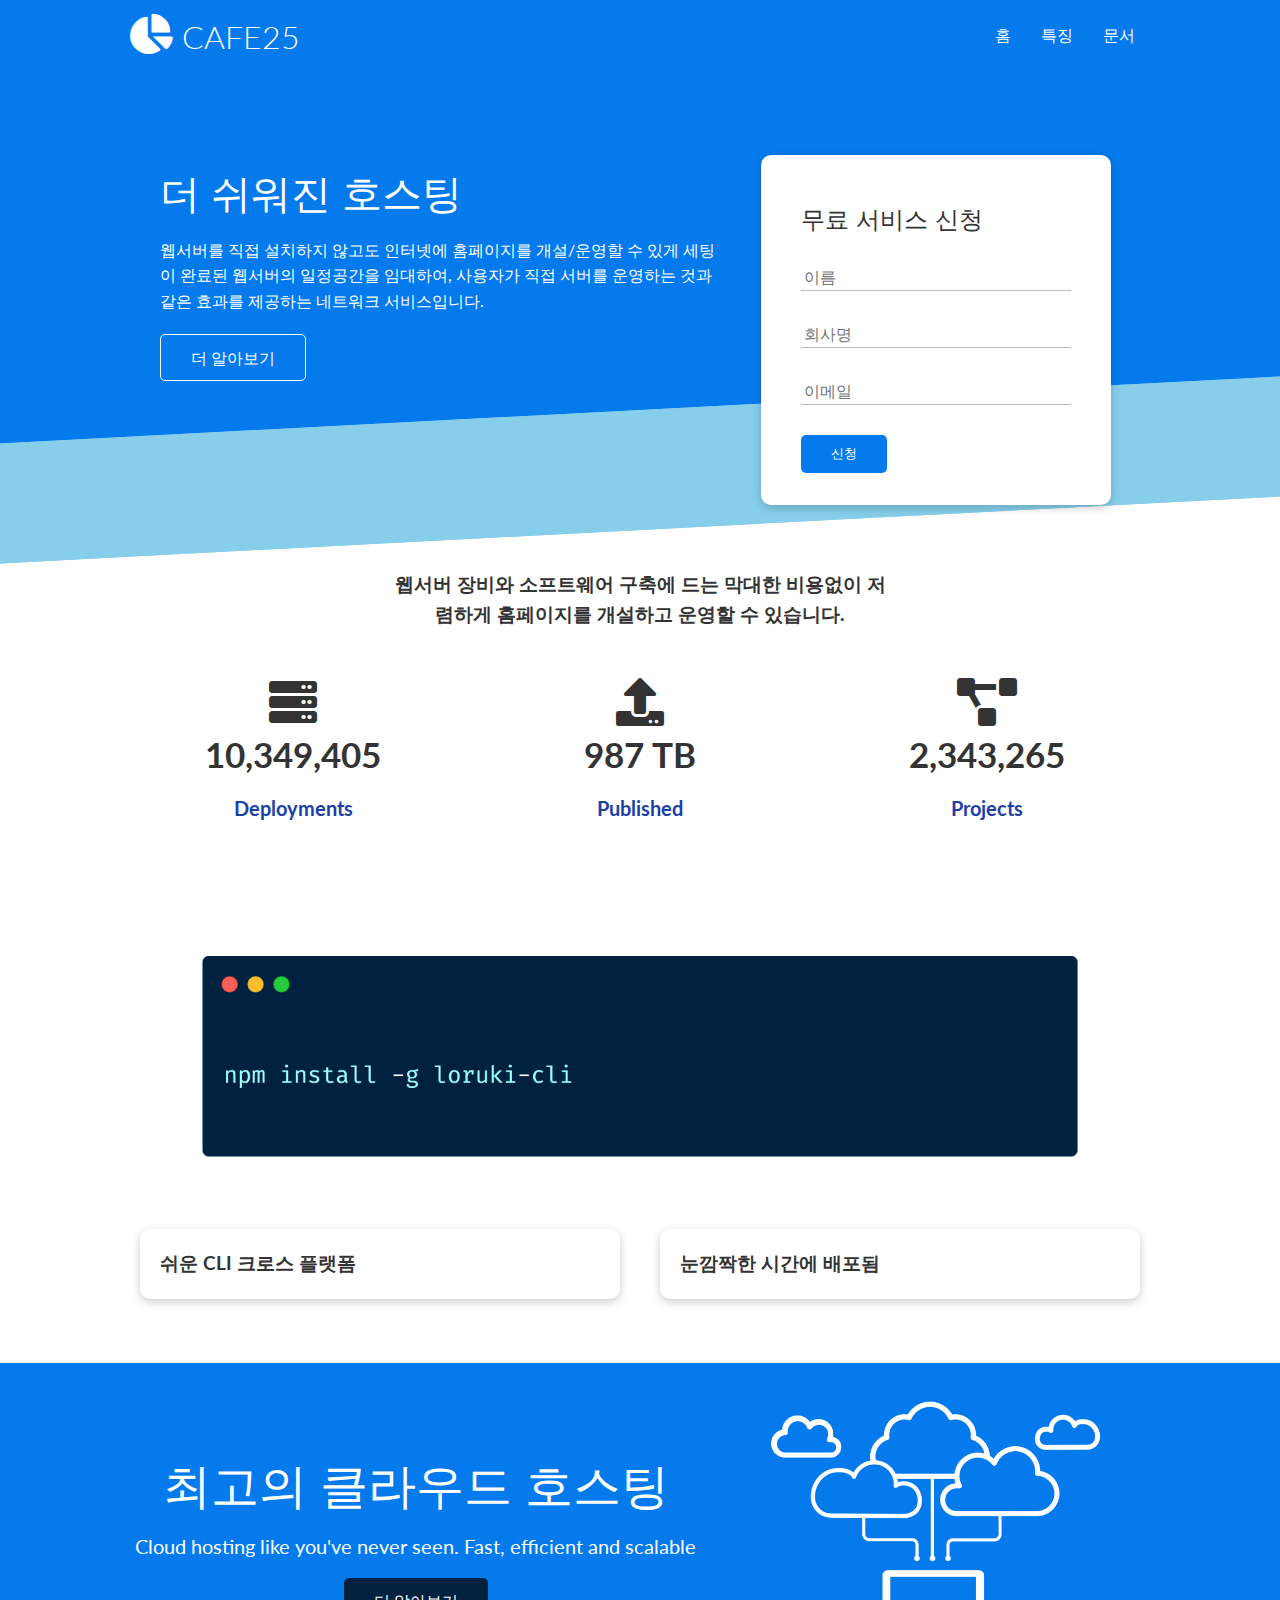
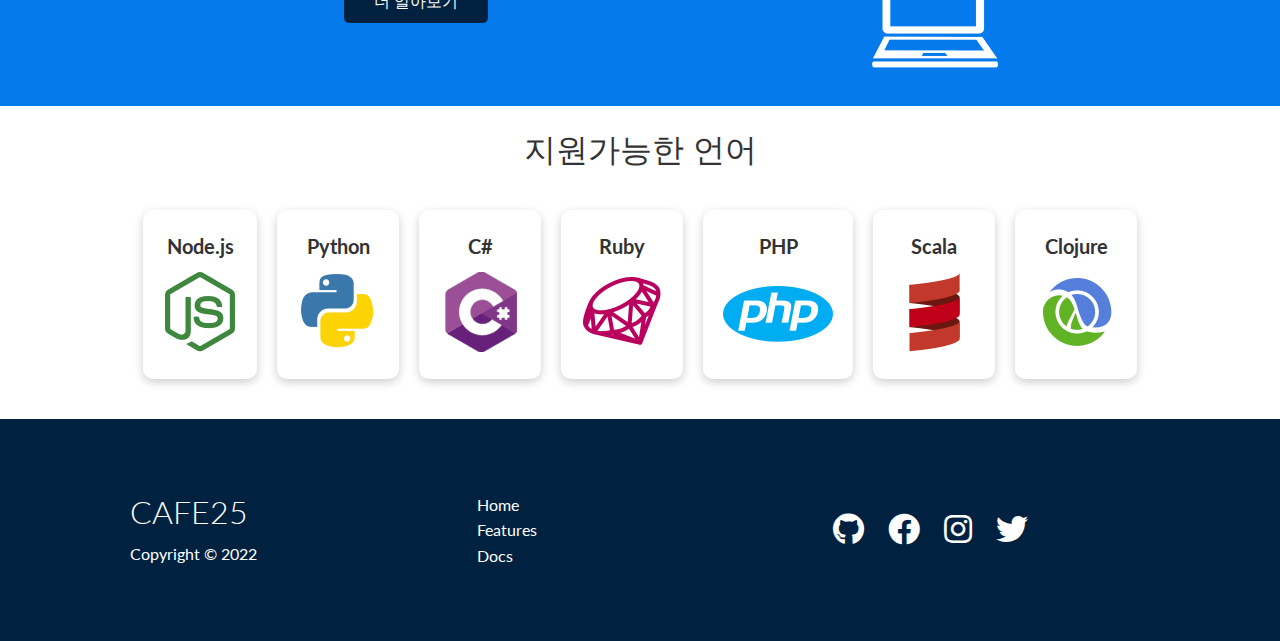
<file: index.html>
<!DOCTYPE html>
<html lang="en">

<head>
  <meta charset="UTF-8" />

  <!-- 폰트오썸 아이콘 링크 -->
  <meta name="viewport" content="width=device-width, initial-scale=1.0" />


  <link rel="stylesheet" href="https://cdnjs.cloudflare.com/ajax/libs/font-awesome/5.15.1/css/all.min.css" />

  <!-- 유틸리티는 페이지마다 공통적으로 사용하는 CSS 정리(색, 버튼, 등등 기초 CSS) -->
  <link rel="stylesheet" href="css/utilities.css" />

  <!-- 스타일은 페이지 별 CSS -->
  <link rel="stylesheet" href="css/style.css" />

  <!-- favicon : 탭 제목 옆의 아이콘 -->
  <link rel="shortcut icon" href="images/coffee.png" type="image/x-icon">

  <title>까페25 | 클라우드 호스팅 서비스</title>
</head>

<body>
  <!-- Navbar -->
  <div class="navbar">
    <div class="container flex">
      <h1 class="logo">
        <!-- 폰트에 스타일으 추가할 수 있음 -->
        <i class="fas fa-chart-pie" style="color:white; font-size:40px"></i>
        CAFE25
      </h1>
      <nav>
        <ul>
          <li><a href="index.html">홈</a></li>
          <li><a href="features.html">특징</a></li>
          <li><a href="docs.html">문서</a></li>
        </ul>
      </nav>
    </div>
  </div>

  <!-- Showcase -->
  <section class="showcase">
    <div class="container grid">
      <div class="showcase-text">
        <h1>더 쉬워진 호스팅</h1>
        <p>
          웹서버를 직접 설치하지 않고도 인터넷에 홈페이지를 개설/운영할 수 있게 세팅이 완료된 웹서버의 일정공간을 임대하여, 사용자가 직접 서버를 운영하는 것과 같은 효과를 제공하는 네트워크
          서비스입니다.
        </p>
        <a href="features.html" class="btn btn-outline">더 알아보기</a>
      </div>

      <div class="showcase-form card">
        <h2>무료 서비스 신청</h2>
        <form>
          <div class="form-control">
            <input type="text" name="name" placeholder="이름" required />
          </div>
          <div class="form-control">
            <input type="text" name="company" placeholder="회사명" required />
          </div>
          <div class="form-control">
            <input type="email" name="email" placeholder="이메일" required />
          </div>
          <input type="submit" value="신청" class="btn btn-primary" />
        </form>
      </div>
    </div>
  </section>

  <!-- Stats -->
  <section class="stats">
    <div class="container">
      <h3 class="stats-heading text-center my-1">웹서버 장비와 소프트웨어 구축에 드는 막대한 비용없이 저렴하게 홈페이지를 개설하고 운영할 수 있습니다.</h3>

      <div class="grid grid-3 text-center my-4">
        <div>
          <!-- fd 3x : 아이콘르 3배 키워서 보여줌 -->
          <!-- 그림으로 보이지만 글자로 취급 -->
          <i class="fas fa-server fa-3x"></i>
          <h3>10,349,405</h3>
          <p class="text-secondary">Deployments</p>
        </div>
        <div>
          <i class="fas fa-upload fa-3x"></i>
          <h3>987 TB</h3>
          <p class="text-secondary">Published</p>
        </div>
        <div>
          <i class="fas fa-project-diagram fa-3x"></i>
          <h3>2,343,265</h3>
          <p class="text-secondary">Projects</p>
        </div>
      </div>
    </div>
  </section>

  <!-- Cli -->
  <section class="cli">
    <div class="container grid">
      <img src="images/cli.png" alt="" />
      <div class="card cli_card">
        <h3>쉬운 CLI 크로스 플랫폼</h3>
      </div>
      <div class="card cli_card">
        <h3>눈깜짝한 시간에 배포됨</h3>
      </div>
    </div>
  </section>

  <!-- Cloud -->
  <section class="cloud bg-primary my-2 py-2">
    <div class="container grid">
      <div class="text-center">
        <h2 class="lg">최고의 클라우드 호스팅</h2>
        <p class="lead my-1">Cloud hosting like you've never seen. Fast, efficient and scalable</p>
        <a href="features.html" class="btn btn-dark">더 알아보기</a>
      </div>
      <img src="images/cloud.png" alt="" />
    </div>
  </section>

  <!-- Languages -->
  <section class="languages">
    <h2 class="md text-center my-2">지원가능한 언어</h2>
    <div class="container flex">
      <div class="card">
        <h4>Node.js</h4>
        <img src="images/logos/node.png" alt="" />
      </div>
      <div class="card">
        <h4>Python</h4>
        <img src="images/logos/python.png" alt="" />
      </div>
      <div class="card">
        <h4>C#</h4>
        <img src="images/logos/csharp.png" alt="" />
      </div>
      <div class="card">
        <h4>Ruby</h4>
        <img src="images/logos/ruby.png" alt="" />
      </div>
      <div class="card">
        <h4>PHP</h4>
        <img src="images/logos/php.png" alt="" />
      </div>
      <div class="card">
        <h4>Scala</h4>
        <img src="images/logos/scala.png" alt="" />
      </div>
      <div class="card">
        <h4>Clojure</h4>
        <img src="images/logos/clojure.png" alt="" />
      </div>
    </div>
  </section>

  <!-- Footer -->
  <footer class="footer bg-dark py-5">
    <div class="container grid grid-3">
      <div>
        <h1>CAFE25</h1>
        <p>Copyright &copy; 2022</p>
      </div>
      <nav>
        <ul>
          <li><a href="index.html">Home</a></li>
          <li><a href="features.html">Features</a></li>
          <li><a href="docs.html">Docs</a></li>
        </ul>
      </nav>
      <div class="social">
        <a href="#"><i class="fab fa-github fa-2x"></i></a>
        <a href="#"><i class="fab fa-facebook fa-2x"></i></a>
        <a href="#"><i class="fab fa-instagram fa-2x"></i></a>
        <a href="#"><i class="fab fa-twitter fa-2x"></i></a>
      </div>
    </div>
  </footer>
</body>

</html>
</file>
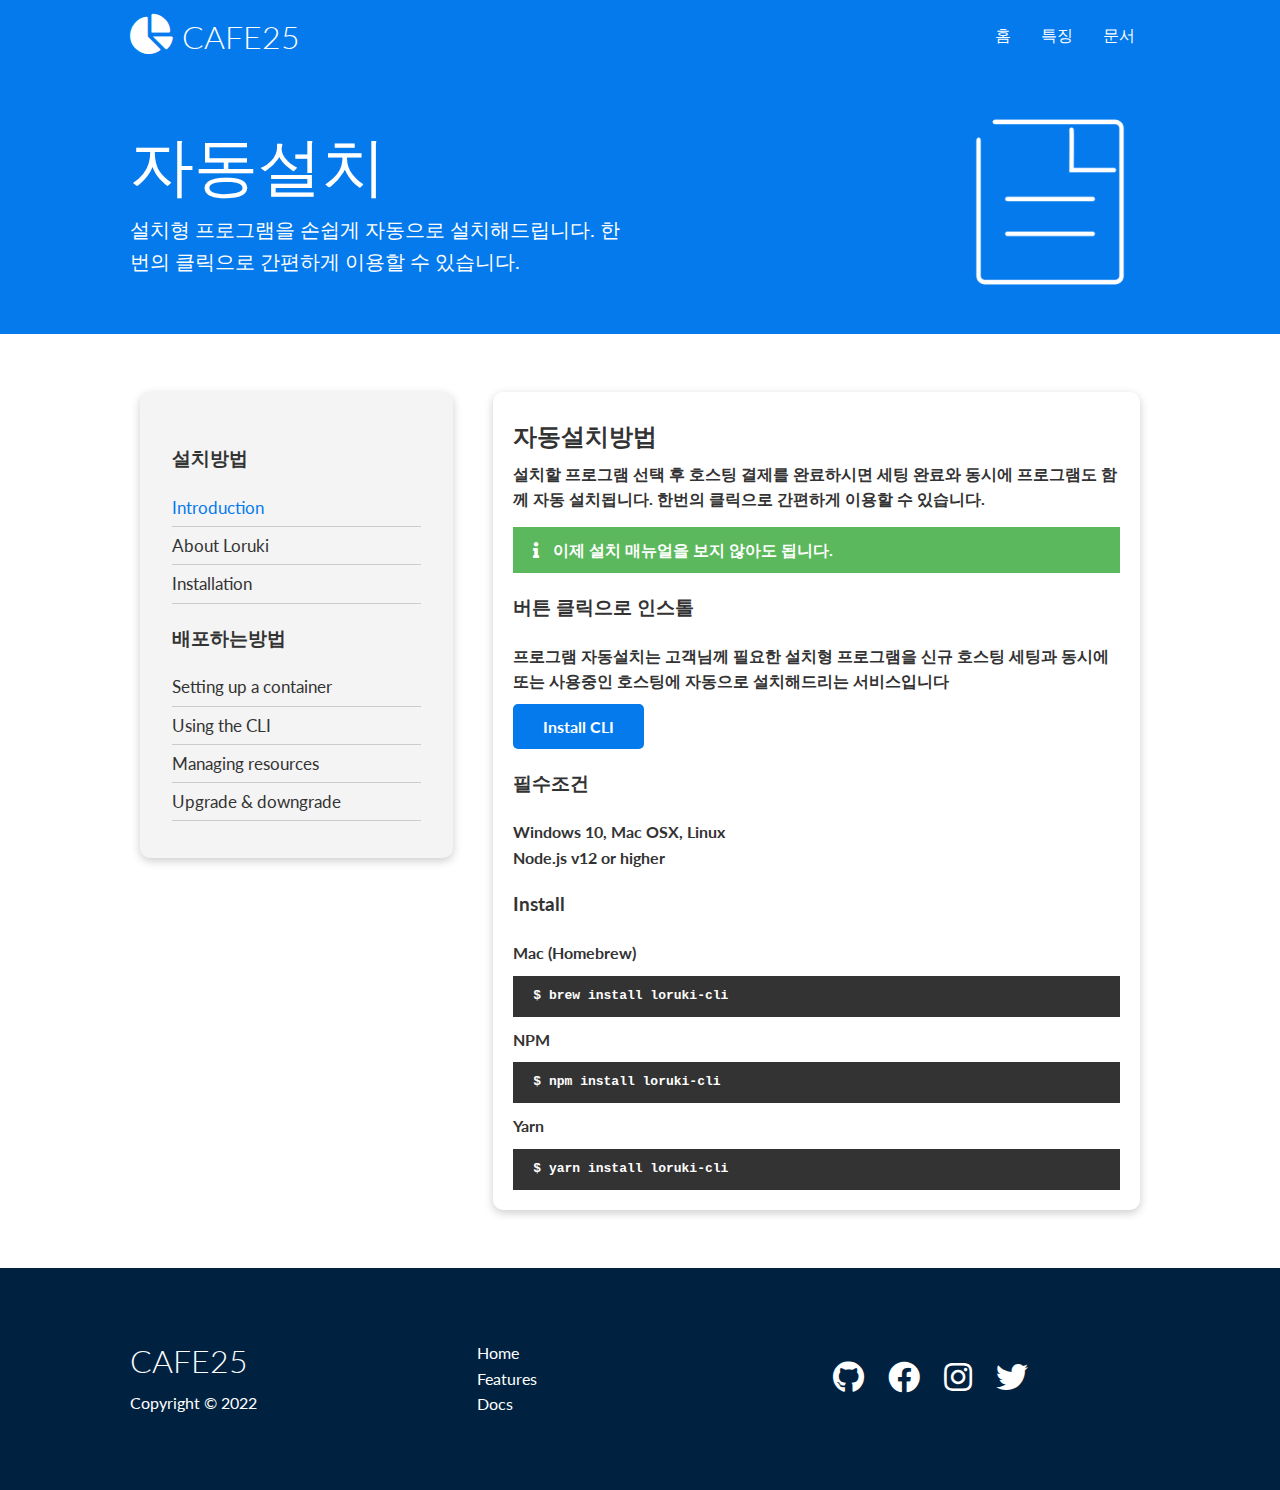
<file: docs.html>
<!DOCTYPE html>
<html lang="en">

<head>
  <meta charset="UTF-8" />
  <meta name="viewport" content="width=device-width, initial-scale=1.0" />
  <link rel="stylesheet" href="https://cdnjs.cloudflare.com/ajax/libs/font-awesome/5.15.1/css/all.min.css" />
  <link rel="stylesheet" href="css/utilities.css" />
  <link rel="stylesheet" href="css/style.css" />
  <link rel="shortcut icon" href="images/coffee.png" type="image/x-icon">
  <title>까페25 | 클라우드 호스팅 서비스</title>
</head>

<body>
  <!-- Navbar -->
  <div class="navbar">
    <div class="container flex">
      <h1 class="logo">
        <i class="fas fa-chart-pie" style="color:white; font-size:40px"></i>
        CAFE25
      </h1>
      <nav>
        <ul>
          <li><a href="index.html">홈</a></li>
          <li><a href="features.html">특징</a></li>
          <li><a href="docs.html">문서</a></li>
        </ul>
      </nav>
    </div>
  </div>

  <!-- Head -->
  <section class="docs-head bg-primary py-3">
    <div class="container grid">
      <div>
        <h1 class="xl">자동설치</h1>
        <p class="lead">설치형 프로그램을 손쉽게 자동으로 설치해드립니다. 한번의 클릭으로 간편하게 이용할 수 있습니다.</p>
      </div>
      <img src="images/docs.png" alt="" />
    </div>
  </section>

  <!-- Docs main -->
  <section class="docs-main my-4">
    <div class="container grid">
      <div class="card bg-light p-3">
        <h3 class="my-2">설치방법</h3>
        <nav>
          <ul>
            <li><a class="text-primary" href="#">Introduction</a></li>
            <li><a href="#">About Loruki</a></li>
            <li><a href="#">Installation</a></li>
          </ul>
        </nav>

        <h3 class="my-2">배포하는방법</h3>
        <nav>
          <ul>
            <li><a href="#">Setting up a container</a></li>
            <li><a href="#">Using the CLI</a></li>
            <li><a href="#">Managing resources</a></li>
            <li><a href="#">Upgrade & downgrade</a></li>
          </ul>
        </nav>
      </div>
      <div class="card card2">
        <h2>자동설치방법</h2>
        <p>설치할 프로그램 선택 후 호스팅 결제를 완료하시면 세팅 완료와 동시에 프로그램도 함께 자동 설치됩니다. 한번의 클릭으로 간편하게 이용할 수 있습니다.</p>

        <div class="alert alert-success"><i class="fas fa-info"></i> 이제 설치 매뉴얼을 보지 않아도 됩니다.</div>

        <h3>버튼 클릭으로 인스톨</h3>
        <p>프로그램 자동설치는 고객님께 필요한 설치형 프로그램을 신규 호스팅 세팅과 동시에 또는 사용중인 호스팅에 자동으로 설치해드리는 서비스입니다</p>
        <a href="#" class="btn btn-primary">Install CLI</a>

        <h3>필수조건</h3>
        <ul>
          <li>Windows 10, Mac OSX, Linux</li>
          <li>Node.js v12 or higher</li>
        </ul>

        <h3>Install</h3>
        <p>Mac (Homebrew)</p>
        <pre><code>$ brew install loruki-cli</code></pre>
        <p>NPM</p>
        <pre><code>$ npm install loruki-cli</code></pre>
        <p>Yarn</p>
        <pre><code>$ yarn install loruki-cli</code></pre>
      </div>
    </div>
  </section>

  <!-- Footer -->
  <footer class="footer bg-dark py-5">
    <div class="container grid grid-3">
      <div>
        <h1>CAFE25</h1>
        <p>Copyright &copy; 2022</p>
      </div>
      <nav>
        <ul>
          <li><a href="index.html">Home</a></li>
          <li><a href="features.html">Features</a></li>
          <li><a href="docs.html">Docs</a></li>
        </ul>
      </nav>
      <div class="social">
        <a href="#"><i class="fab fa-github fa-2x"></i></a>
        <a href="#"><i class="fab fa-facebook fa-2x"></i></a>
        <a href="#"><i class="fab fa-instagram fa-2x"></i></a>
        <a href="#"><i class="fab fa-twitter fa-2x"></i></a>
      </div>
    </div>
  </footer>
</body>

</html>
</file>
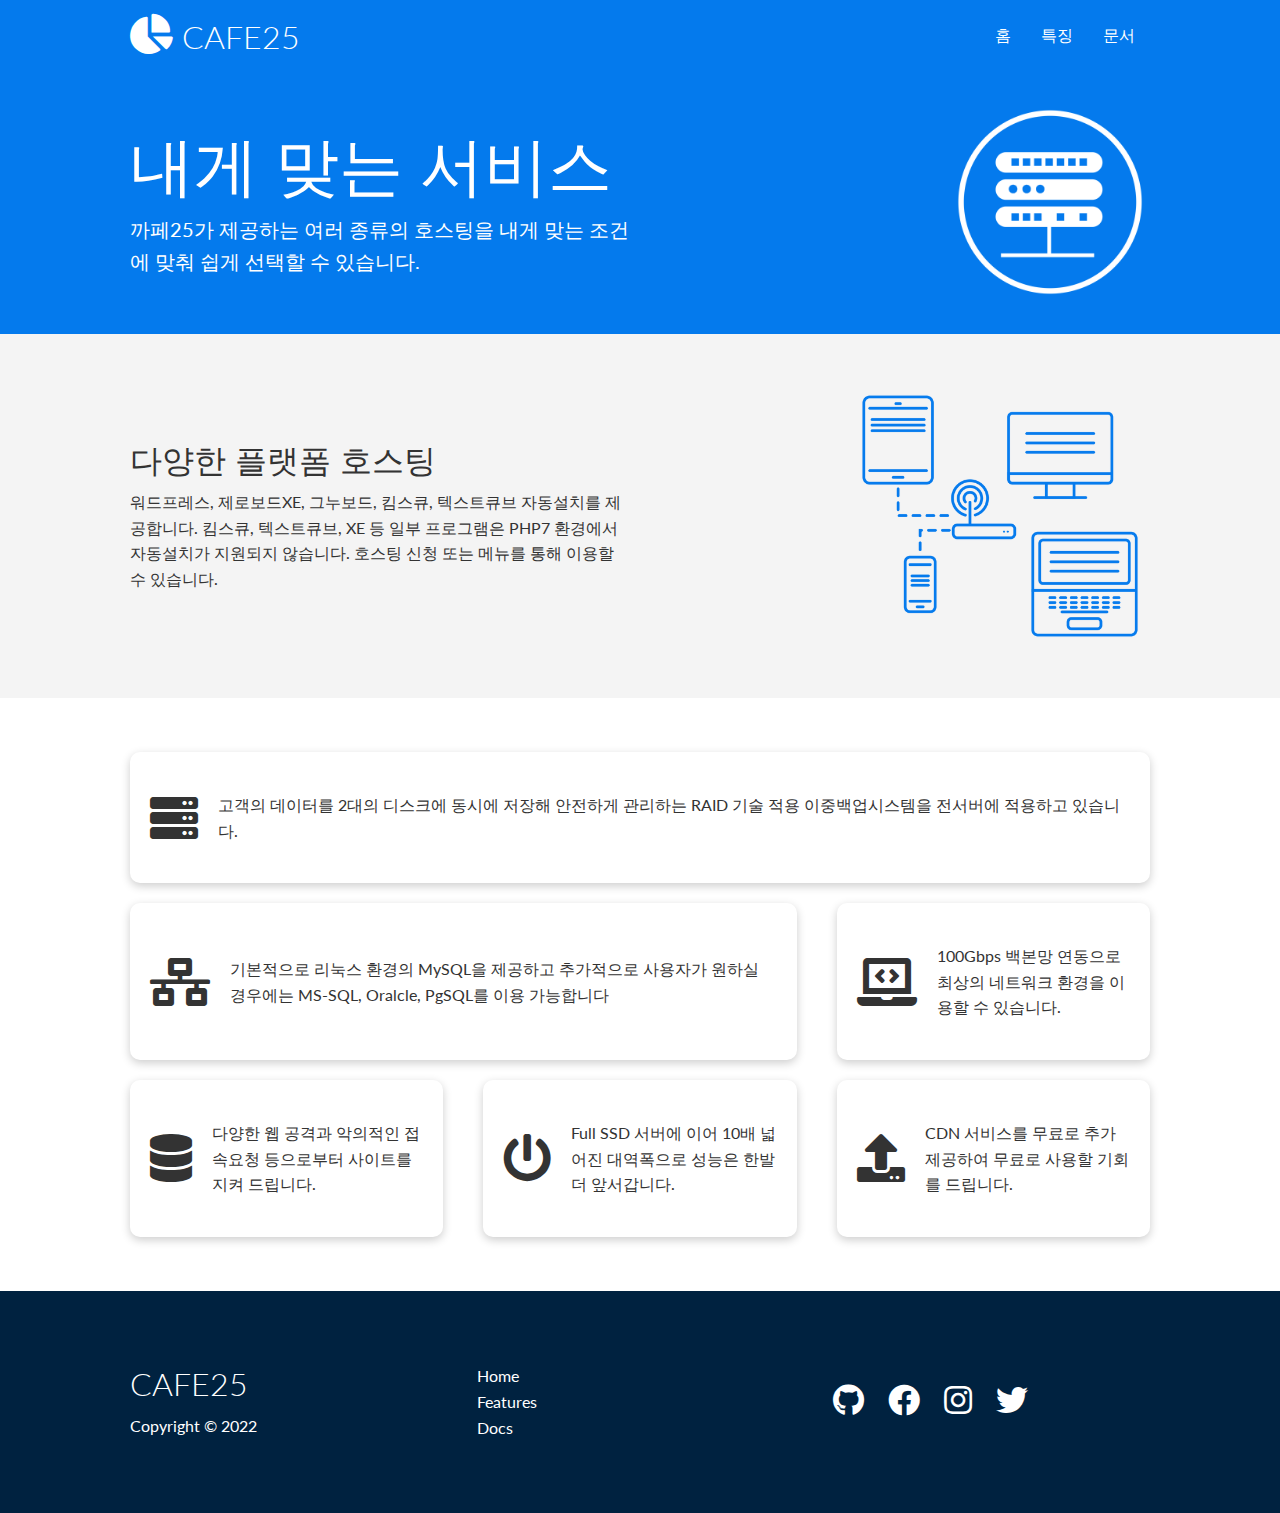
<file: features.html>
<!DOCTYPE html>
<html lang="en">

<head>
  <meta charset="UTF-8" />
  <meta name="viewport" content="width=device-width, initial-scale=1.0" />
  <link rel="stylesheet" href="https://cdnjs.cloudflare.com/ajax/libs/font-awesome/5.15.1/css/all.min.css" />
  <link rel="stylesheet" href="css/utilities.css" />
  <link rel="stylesheet" href="css/style.css" />
  <link rel="shortcut icon" href="images/coffee.png" type="image/x-icon">
  <title>까페25 | 클라우드 호스팅 서비스</title>
</head>

<body>
  <!-- Navbar -->
  <div class="navbar">
    <div class="container flex">
      <h1 class="logo">
        <i class="fas fa-chart-pie" style="color:white; font-size:40px"></i>
        CAFE25
      </h1>
      <nav>
        <ul>
          <li><a href="index.html">홈</a></li>
          <li><a href="features.html">특징</a></li>
          <li><a href="docs.html">문서</a></li>
        </ul>
      </nav>
    </div>
  </div>

  <!-- Head -->
  <section class="features-head bg-primary py-3">
    <div class="container grid">
      <div>
        <h1 class="xl">내게 맞는 서비스</h1>
        <p class="lead">까페25가 제공하는 여러 종류의 호스팅을 내게 맞는 조건에 맞춰 쉽게 선택할 수 있습니다.</p>
      </div>
      <img src="images/server.png" alt="" />
    </div>
  </section>

  <!-- Sub head -->
  <section class="features-sub-head bg-light py-3">
    <div class="container grid">
      <div>
        <h1 class="md">다양한 플랫폼 호스팅</h1>
        <p>
          워드프레스, 제로보드XE, 그누보드, 킴스큐, 텍스트큐브 자동설치를 제공합니다. 킴스큐, 텍스트큐브, XE 등 일부 프로그램은 PHP7 환경에서 자동설치가 지원되지 않습니다. 호스팅 신청 또는
          메뉴를
          통해 이용할 수 있습니다.
        </p>
      </div>
      <img src="images/server2.png" alt="" />
    </div>
  </section>

  <section class="features-main my-2">
    <div class="container grid grid-3">
      <div class="card flex">
        <i class="fas fa-server fa-3x"></i>
        <p>고객의 데이터를 2대의 디스크에 동시에 저장해 안전하게 관리하는 RAID 기술 적용 이중백업시스템을 전서버에 적용하고 있습니다.</p>
      </div>
      <div class="card flex">
        <i class="fas fa-network-wired fa-3x"></i>
        <p>기본적으로 리눅스 환경의 MySQL을 제공하고 추가적으로 사용자가 원하실 경우에는 MS-SQL, Oralcle, PgSQL를 이용 가능합니다</p>
      </div>
      <div class="card flex">
        <i class="fas fa-laptop-code fa-3x"></i>
        <p>100Gbps 백본망 연동으로 최상의 네트워크 환경을 이용할 수 있습니다.</p>
      </div>
      <div class="card flex">
        <i class="fas fa-database fa-3x"></i>
        <p>다양한 웹 공격과 악의적인 접속요청 등으로부터 사이트를 지켜 드립니다.</p>
      </div>
      <div class="card flex">
        <i class="fas fa-power-off fa-3x"></i>
        <p>Full SSD 서버에 이어 10배 넓어진 대역폭으로 성능은 한발 더 앞서갑니다.</p>
      </div>
      <div class="card flex">
        <i class="fas fa-upload fa-3x"></i>
        <p>CDN 서비스를 무료로 추가 제공하여 무료로 사용할 기회를 드립니다.</p>
      </div>
    </div>
  </section>

  <!-- Footer -->
  <footer class="footer bg-dark py-5">
    <div class="container grid grid-3">
      <div>
        <h1>CAFE25</h1>
        <p>Copyright &copy; 2022</p>
      </div>
      <nav>
        <ul>
          <li><a href="index.html">Home</a></li>
          <li><a href="features.html">Features</a></li>
          <li><a href="docs.html">Docs</a></li>
        </ul>
      </nav>
      <div class="social">
        <a href="#"><i class="fab fa-github fa-2x"></i></a>
        <a href="#"><i class="fab fa-facebook fa-2x"></i></a>
        <a href="#"><i class="fab fa-instagram fa-2x"></i></a>
        <a href="#"><i class="fab fa-twitter fa-2x"></i></a>
      </div>
    </div>
  </footer>
</body>

</html>
</file>
<file: css/utilities.css>
/* 자주 사용하는 형태의 CSS 들을 묶어서 클래스로 사용*/
.container {
    max-width: 1100px;

    /* 좌우 margin :auto를 주면 가운데로 오게 할 수 있음 */
    margin: 0 auto;

    overflow: auto;
    padding: 0 40px;
}

.card {
    background-color: #fff;
    color: #333;
    border-radius: 10px;
    box-shadow: 0 3px 10px rgba(0, 0, 0, 0.2);
    padding: 20px;
    margin: 10px;
}

.btn {
    /* 인라인 블록은 가로세로 사이즈 조절가능 */
    display: inline-block;
    padding: 10px 30px;
    cursor: pointer;

    /* 미리 정리된 색의 이름으로 var(이름) 색 정의*/
    background: var(--primary-color);

    color: #fff;
    border: none;
    border-radius: 5px;
}

.btn-outline {
    /* transparent : 투명하게 */
    background-color: transparent;

    border: 1px #fff solid;
}

.btn:hover {
    /* scale : 줄어들게만드는 효과 */
    transform: scale(0.98);
}

/* 벡그라운드 색과 글자색 & 버튼 색과 글자색 */
.bg-primary,
.btn-primary {
    background-color: var(--primary-color);
    color: #fff;
}

.bg-secondary,
.btn-secondary {
    background-color: var(--secondary-color);
    color: #fff;
}

.bg-dark,
.btn-dark {
    background-color: var(--dark-color);
    color: #fff;
}

.bg-light,
.btn-light {
    background-color: var(--light-color);
    color: #333;
}

/* 예) Footer */
.bg-primary a,
.btn-primary a,
.bg-secondary a,
.btn-secondary a,
.bg-dark a,
.btn-dark a {
    color: #fff;
}

/* 글자 색 */
.text-primary {
    color: var(--primary-color);
}

.text-secondary {
    color: var(--secondary-color);
}

.text-dark {
    color: var(--dark-color);
}

.text-light {
    color: var(--light-color);
}

/* 글자 크기 */
.lead {
    font-size: 20px;
}

.sm {
    font-size: 1rem;
}

.md {
    font-size: 2rem;
}

.lg {
    font-size: 3rem;
}

.xl {
    font-size: 4rem;
}

/* 좌우 정렬 */
.text-center {
    text-align: center;
}

/* 경고창 */
.alert {
    background-color: var(--light-color);
    padding: 10px 20px;
    font-weight: bold;
    margin: 15px 0;
}

.alert i {
    margin-right: 10px;
}

/* 성공 */
.alert-success {
    background-color: var(--success-color);
    color: #fff;
}

/* 실패 */
.alert-error {
    background-color: var(--error-color);
    color: #fff;
}

/* 그리드 (절반:절반) 정렬 */
.grid {
    display: grid;
    grid-template-columns: repeat(2, 1fr);
    gap: 20px;
    justify-content: center;
    align-items: center;
    height: 100%;
}

/* 그리드 3개 정렬 33.33% 씩 */
.grid-3 {
    grid-template-columns: repeat(3, 1fr);
}

/* 플랙스 가운데 정렬 */
.flex {
    display: flex;
    justify-content: center;
    align-items: center;
    height: 100%;
}

/* 마진 */
.my-1 {
    margin: 1rem 0;
}

.my-2 {
    margin: 1.5rem 0;
}

.my-3 {
    margin: 2rem 0;
}

.my-4 {
    margin: 3rem 0;
}

.my-5 {
    margin: 4rem 0;
}

.m-1 {
    margin: 1rem;
}

.m-2 {
    margin: 1.5rem;
}

.m-3 {
    margin: 2rem;
}

.m-4 {
    margin: 3rem;
}

.m-5 {
    margin: 4rem;
}

/* 패딩 */
.py-1 {
    padding: 1rem 0;
}

.py-2 {
    padding: 1.5rem 0;
}

.py-3 {
    padding: 2rem 0;
}

.py-4 {
    padding: 3rem 0;
}

.py-5 {
    padding: 4rem 0;
}

.p-1 {
    padding: 1rem;
}

.p-2 {
    padding: 1.5rem;
}

.p-3 {
    padding: 2rem;
}

.p-4 {
    padding: 3rem;
}

.p-5 {
    padding: 4rem;
}
</file>
<file: css/style.css>
@import url('https://fonts.googleapis.com/css2?family=Lato:wght@300&display=swap');

/* 자주쓰는 색을 변수로 --변수명 */
:root {
  --primary-color: #047aed;
  --secondary-color: #1c3fa8;
  --dark-color: #002240;
  --light-color: #f4f4f4;
  --success-color: #5cb85c;
  --error-color: #d9534f;
}

/* 각 태그들의 기본 마진/패딩을 초기값 0으로 하고 박스모델 기준을 보더-박스로 한다. */
* {
  box-sizing: border-box;
  padding: 0;
  margin: 0;
}

/* 공통 부분 */
body {
  font-family: 'Lato', sans-serif;
  color: #333;
  /* 글자 줄 높이 160% */
  line-height: 1.6;
}

ul {
  list-style-type: none;
}

a {
  text-decoration: none;
  color: #333;
}

h1,
h2 {
  font-weight: 300;
  line-height: 1.2;
  margin: 10px 0;
}

p {
  margin: 10px 0;
}

img {
  width: 100%;
}

code,
pre {
  background-color: #333;
  color: #fff;
  padding: 10px;
}

.hidden {
  visibility: hidden;
  height: 0;
}

/* 네브바 메뉴 */
.navbar {
  background-color: var(--primary-color);
  color: #fff;
  height: 70px;
}

.navbar ul {
  display: flex;
}

.navbar a {
  color: #fff;
  padding: 10px;
  margin: 0 5px;
}

.navbar a:hover {
  border-bottom: 2px #fff solid;
}

.navbar .flex {
  justify-content: space-between;
}

/* Showcase */
.showcase {
  height: 400px;
  background-color: var(--primary-color);
  color: #fff;
  position: relative;
}

.showcase h1 {
  font-size: 40px;
}

.showcase p {
  margin: 20px 0;
}

.showcase .grid {
  overflow: visible;
  grid-template-columns: 55% auto;
  gap: 30px;
  /* gap : 열과 열 사이(= 간격) */
}

.showcase-text {
  animation: slideInFromLeft 1s ease-in;
}

.showcase-form {
  position: relative;
  top: 60px;
  height: 350px;
  width: 350px;
  padding: 40px;
  z-index: 100;
  justify-self: flex-end;
  animation: slideInFromRight 1s ease-in;
}

.showcase-form .form-control {
  margin: 30px 0;
}

.showcase-form input[type='text'],
.showcase-form input[type='email'] {
  border: 0;
  border-bottom: 1px solid #b4becb;
  width: 100%;
  padding: 3px;
  font-size: 16px;
}

/* 아웃라인 제거 */
.showcase-form input:focus {
  outline: none;
}

/* bafore 또는 after 둘 중에 하나만 넣어도 오류 없이 적용됨 (이번 예시에서는 둘 다 넣음) */
.showcase::before,
.showcase::after {
  content: '';
  position: absolute;
  height: 120px;
  bottom: -60px;
  right: 0;
  left: 0;
  background: skyblue;

  /* skrw : 찌그러짐 */
  transform: skewY(-3deg);

  /* 모든 브라우저에서 transform을 보이게 하기 위해서 */
  -webkit-transform: skewY(-3deg);
  -moz-transform: skewY(-3deg);
  -ms-transform: skewY(-3deg);
}

/* Stats */
.stats {
  padding-top: 100px;
  animation: slideInFromBottom 1s ease-in;
}

.stats-heading {
  max-width: 500px;
  margin: auto;
}

.stats .grid h3 {
  font-size: 35px;
}

.stats .grid p {
  font-size: 20px;
  font-weight: bold;
}

/* Cli */
.cli .grid {
  grid-template-columns: repeat(3. 1fr);
  grid-template-rows: repeat(2, 1fr);
}

/* *: 첫번째 나오는 자식 태그 */
.cli .grid>*:first-child {
  grid-column: 1/ span 2;
  grid-row: 1 / span 2;
  /* grid-area: 1 /1 /span2 / span2; */
}

.cli_card {
  position: relative;
  bottom: 30px;
}

/* Cloud */
.cloud .grid {
  grid-template-columns: 4fr 3fr;
}

/* Languages */
.languages .flex {
  flex-wrap: wrap;
}

.languages .card {
  text-align: center;
  margin: 18px 10px 40px;
  transition: transform 0.2s ease-in;
}

.languages .card:hover {
  transform: translateY(-15px);
}

.languages .card h4 {
  font-size: 20px;
  margin-bottom: 10px;
}

/* 인덱스 페이지 끝 */

/* 특징 페이지 시작 */

.features-head img,
.docs-head img {
  width: 200px;
  /* 뒤쪽으로 배치 */
  justify-self: flex-end;
}

.features-sub-head img {
  width: 300px;
  justify-self: flex-end;
}

.features-main .card i {
  margin-right: 20px;
}

.features-main .grid {
  padding: 30px;
}

.features-main .grid>*:first-child {
  grid-column: 1 / span 3;
}

.features-main .grid>*:nth-child(2) {
  grid-column: 1 / span 2;
}

/* 특징 페이지 끝 */

/* 문서 페이지 */
.docs-main h3 {
  margin: 20px 0;
}

.docs-main .grid {
  grid-template-columns: 1fr 2fr;
  align-items: flex-start;
}

.docs-main nav li {
  font-size: 17px;
  padding-bottom: 5px;
  margin-bottom: 5px;
  border-bottom: 1px #ccc solid;
}

.docs-main a:hover {
  font-weight: bold;
}

.docs-main .card2 h2,
.docs-main .card2 {
  font-weight: bold;
}


/* Footer */
.footer .social a {
  margin: 0 10px;
}

.fa-github:hover {
  color: #000000;
}

.fa-facebook:hover {
  color: #1773ea;
}

.fa-instagram:hover {
  color: #b32e87;
}

.fa-twitter:hover {
  color: #1c9cea;
}

/* 애니메이션 */

/* 왼쪽에서 오른쪽으로 */
@keyframes slideInFromLeft {
  0% {
    transform: translateX(-100%);
  }

  100% {
    transform: translateX(0);
  }
}

/* 오른쪽에서 왼쪽으로 */
@keyframes slideInFromRight {
  0% {
    transform: translateX(-100%);
  }

  100% {
    transform: translateX(0);
  }
}

/* 위에서 아래로 */
@keyframes slideInFromTop {
  0% {
    transform: translateY(100%);
  }

  100% {
    transform: translateX(0);
  }
}

/* 아래에서 위로 */
@keyframes slideInFromBottom {
  0% {
    transform: translateY(100%);
  }

  100% {
    transform: translateX(0);
  }
}
</file>
